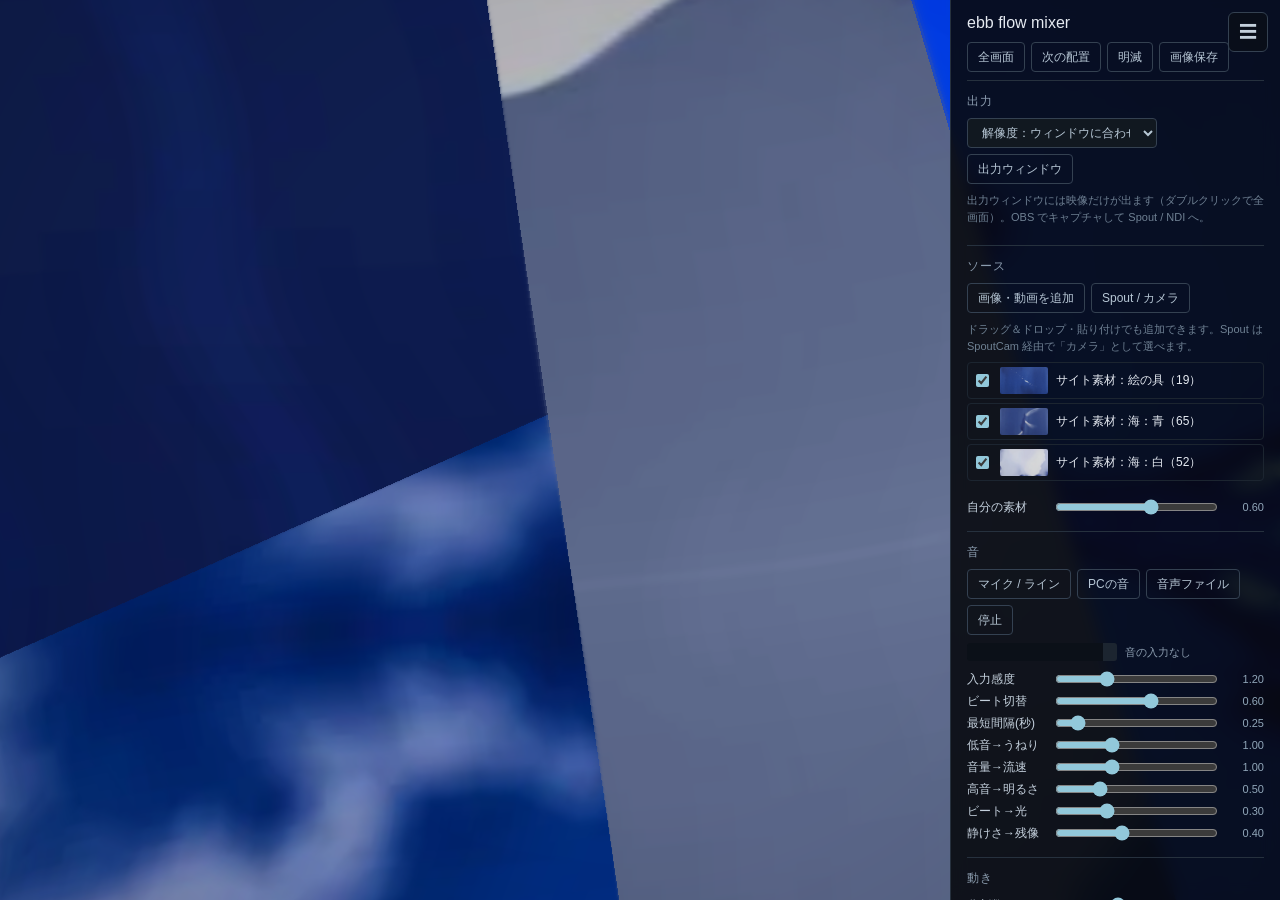
<file: ebb-flow-mixer/index.html>
<!doctype html>
<html lang="ja">
<head>
<meta charset="UTF-8">
<meta name="viewport" content="width=device-width,initial-scale=1">
<title>ebb flow mixer</title>
<link rel="stylesheet" href="style.css">
</head>
<body>
<canvas id="view"></canvas>

<button id="toggleUi" class="fab" title="パネル表示切替 (H)">☰</button>

<aside id="panel">
  <header>
    <h1>ebb flow mixer</h1>
    <div class="row">
      <button id="btnFull" title="F">全画面</button>
      <button id="btnNext" title="N">次の配置</button>
      <button id="btnBurst" title="Space長押し">明滅</button>
      <button id="btnShot">画像保存</button>
    </div>
    <div id="controlBar" class="row" hidden>
      <button id="btnPreview" class="on">プレビュー</button>
      <button id="btnSlim">右端に縦長</button>
      <button id="btnCloseOut">出力を閉じる</button>
    </div>
  </header>

  <section>
    <h2>出力</h2>
    <div class="row">
      <select id="outRes">
        <option value="window">解像度：ウィンドウに合わせる</option>
        <option value="1280x720">1280 × 720</option>
        <option value="1920x1080">1920 × 1080</option>
        <option value="2560x1440">2560 × 1440</option>
        <option value="3840x2160">3840 × 2160</option>
        <option value="1080x1920">1080 × 1920（縦）</option>
        <option value="1080x1080">1080 × 1080（正方形）</option>
      </select>
      <button id="btnOut">出力ウィンドウ</button>
    </div>
    <p class="hint">出力ウィンドウには映像だけが出ます（ダブルクリックで全画面）。OBS でキャプチャして Spout / NDI へ。</p>
  </section>

  <section>
    <h2>ソース</h2>
    <div class="row">
      <label class="btn">画像・動画を追加<input id="fileInput" type="file" accept="image/*,video/*" multiple hidden></label>
      <button id="btnCam">Spout / カメラ</button>
    </div>
    <div id="camPick" class="row" hidden>
      <select id="camSelect"></select>
      <button id="btnCamAdd">追加</button>
    </div>
    <p class="hint">ドラッグ＆ドロップ・貼り付けでも追加できます。Spout は SpoutCam 経由で「カメラ」として選べます。</p>
    <div id="builtinList" class="list"></div>
    <div id="userList" class="list"></div>
    <div id="sliders-source"></div>
  </section>

  <section>
    <h2>音</h2>
    <div class="row">
      <button id="btnMic">マイク / ライン</button>
      <button id="btnSys">PCの音</button>
      <label class="btn">音声ファイル<input id="audioInput" type="file" accept="audio/*,video/*" hidden></label>
      <button id="btnAudioStop">停止</button>
    </div>
    <div id="micPick" class="row" hidden>
      <select id="micSelect"></select>
      <button id="btnMicAdd">使う</button>
    </div>
    <audio id="player" controls loop hidden></audio>
    <div class="meter"><canvas id="meter" width="300" height="36"></canvas><span id="audioName">音の入力なし</span></div>
    <div id="sliders-audio"></div>
  </section>

  <section>
    <h2>動き</h2>
    <div id="sliders-motion"></div>
  </section>

  <section>
    <h2>色</h2>
    <div id="presets" class="presets"></div>
    <div id="sliders-color"></div>
    <div class="colors">
      <label>影<input type="color" id="mapA"></label>
      <label>中間<input type="color" id="mapB"></label>
      <label>光<input type="color" id="mapC"></label>
      <label>色かぶり<input type="color" id="tint"></label>
    </div>
  </section>

  <section>
    <button id="btnReset" class="wide">すべて初期値に戻す</button>
    <p class="hint">マイク／ライン：オーディオIF・VB-CABLE・ステレオミキサー等。PCの音：共有画面を選び「システム音声を共有」をオン。スライダーを 0 にするとその反応はオフ。</p>
    <p class="hint">キー：H パネル / F 全画面 / N 次の配置 / Space 押してる間 明滅</p>
  </section>
</aside>

<script src="builtin/data.js"></script>
<script src="builtin/manifest.js"></script>
<script src="app.js"></script>
</body>
</html>
</file>
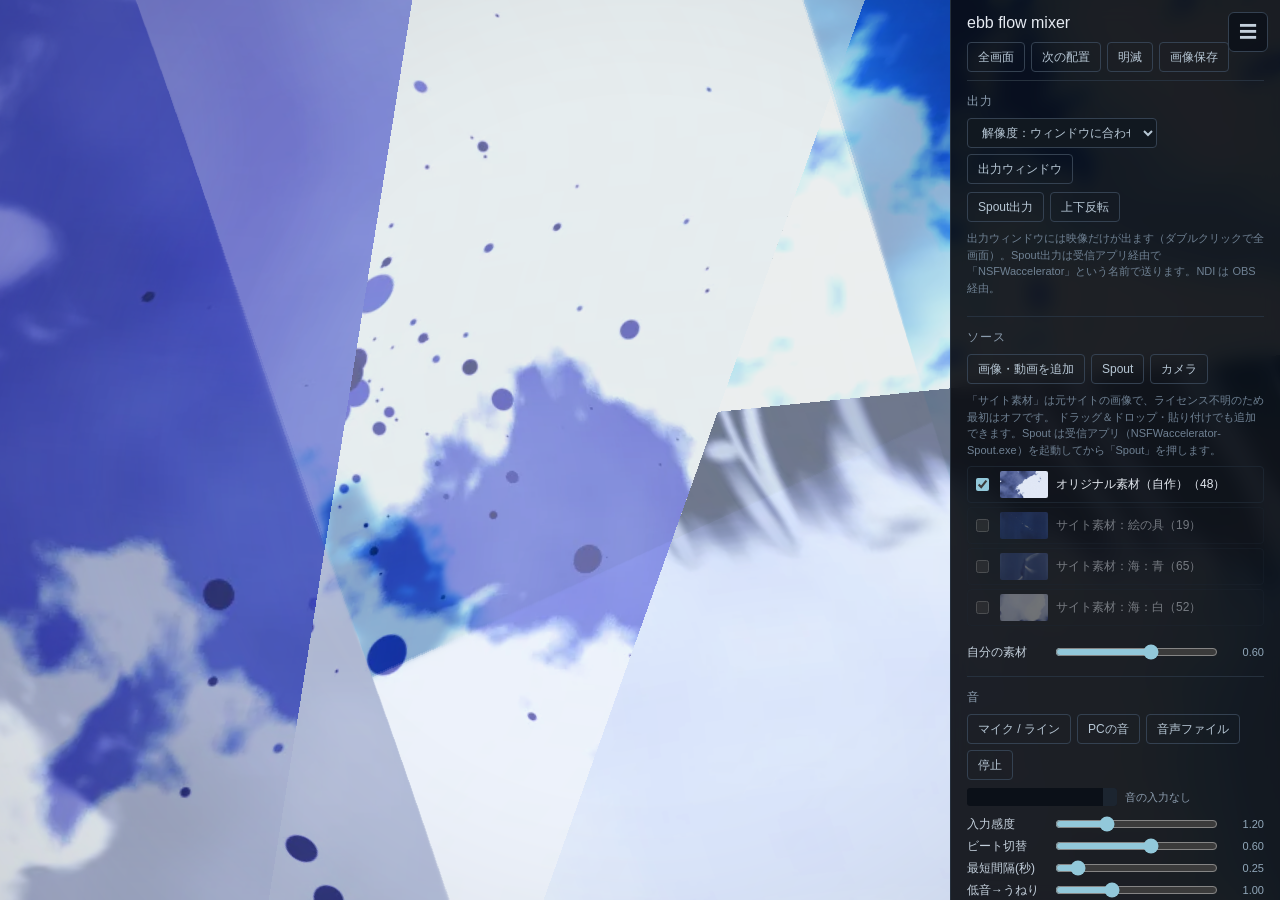
<file: NSFWaccelerator/index.html>
<!doctype html>
<html lang="ja">
<head>
<meta charset="UTF-8">
<meta name="viewport" content="width=device-width,initial-scale=1">
<title>ebb flow mixer</title>
<link rel="stylesheet" href="style.css">
</head>
<body>
<canvas id="view"></canvas>

<button id="toggleUi" class="fab" title="パネル表示切替 (H)">☰</button>

<aside id="panel">
  <header>
    <h1>ebb flow mixer</h1>
    <div class="row">
      <button id="btnFull" title="F">全画面</button>
      <button id="btnNext" title="N">次の配置</button>
      <button id="btnBurst" title="Space長押し">明滅</button>
      <button id="btnShot">画像保存</button>
    </div>
    <div id="controlBar" class="row" hidden>
      <button id="btnPreview" class="on">プレビュー</button>
      <button id="btnDock">細い別窓に</button>
      <button id="btnCloseOut">出力を閉じる</button>
    </div>
  </header>

  <section>
    <h2>出力</h2>
    <div class="row">
      <select id="outRes">
        <option value="window">解像度：ウィンドウに合わせる</option>
        <option value="1280x720">1280 × 720</option>
        <option value="1920x1080">1920 × 1080</option>
        <option value="2560x1440">2560 × 1440</option>
        <option value="3840x2160">3840 × 2160</option>
        <option value="1080x1920">1080 × 1920（縦）</option>
        <option value="1080x1080">1080 × 1080（正方形）</option>
      </select>
      <button id="btnOut">出力ウィンドウ</button>
    </div>
    <div class="row">
      <button id="btnSpoutOut">Spout出力</button>
      <button id="btnSpoutFlip">上下反転</button>
    </div>
    <p class="hint">出力ウィンドウには映像だけが出ます（ダブルクリックで全画面）。Spout出力は受信アプリ経由で「NSFWaccelerator」という名前で送ります。NDI は OBS 経由。</p>
  </section>

  <section>
    <h2>ソース</h2>
    <div class="row">
      <label class="btn">画像・動画を追加<input id="fileInput" type="file" accept="image/*,video/*" multiple hidden></label>
      <button id="btnSpout">Spout</button>
      <button id="btnCam">カメラ</button>
    </div>
    <div id="spoutPick" hidden>
      <div class="row">
        <select id="spoutSelect"></select>
        <button id="btnSpoutAdd">追加</button>
      </div>
      <div class="row">
        <select id="spoutMax">
          <option value="960">受信画質：軽い</option>
          <option value="1280">受信画質：標準</option>
          <option value="1920">受信画質：高い</option>
          <option value="4096">受信画質：最高</option>
        </select>
      </div>
    </div>
    <p class="hint" id="spoutStatus" hidden></p>
    <div id="camPick" class="row" hidden>
      <select id="camSelect"></select>
      <button id="btnCamAdd">追加</button>
    </div>
    <p class="hint">「サイト素材」は元サイトの画像で、ライセンス不明のため最初はオフです。
    ドラッグ＆ドロップ・貼り付けでも追加できます。Spout は受信アプリ（NSFWaccelerator-Spout.exe）を起動してから「Spout」を押します。</p>
    <div id="builtinList" class="list"></div>
    <div id="userList" class="list"></div>
    <div id="sliders-source"></div>
  </section>

  <section>
    <h2>音</h2>
    <div class="row">
      <button id="btnMic">マイク / ライン</button>
      <button id="btnSys">PCの音</button>
      <label class="btn">音声ファイル<input id="audioInput" type="file" accept="audio/*,video/*" hidden></label>
      <button id="btnAudioStop">停止</button>
    </div>
    <div id="micPick" class="row" hidden>
      <select id="micSelect"></select>
      <button id="btnMicAdd">使う</button>
    </div>
    <audio id="player" controls loop hidden></audio>
    <div class="meter"><canvas id="meter" width="300" height="36"></canvas><span id="audioName">音の入力なし</span></div>
    <div id="sliders-audio"></div>
  </section>

  <section>
    <h2>動き</h2>
    <div id="sliders-motion"></div>
  </section>

  <section>
    <h2>色</h2>
    <div id="presets" class="presets"></div>
    <div id="sliders-color"></div>
    <div class="colors">
      <label>影<input type="color" id="mapA"></label>
      <label>中間<input type="color" id="mapB"></label>
      <label>光<input type="color" id="mapC"></label>
      <label>色かぶり<input type="color" id="tint"></label>
    </div>
  </section>

  <section>
    <button id="btnReset" class="wide">すべて初期値に戻す</button>
    <p class="hint">マイク／ライン：オーディオIF・VB-CABLE・ステレオミキサー等。PCの音：共有画面を選び「システム音声を共有」をオン。スライダーを 0 にするとその反応はオフ。</p>
    <p class="hint">キー：H パネル / F 全画面 / N 次の配置 / Space 押してる間 明滅</p>
  </section>
</aside>

<script src="builtin/data.js"></script>
<script src="builtin/manifest.js"></script>
<script src="app.js"></script>
</body>
</html>
</file>
<file: ebb-flow-mixer/style.css>
:root {
  font-family: Arial, "Noto Sans JP", sans-serif;
  color: #e5eaf1;
  background: #080b10;
  color-scheme: dark;
}
* { box-sizing: border-box; }
html, body { margin: 0; height: 100%; overflow: hidden; background: #000; }
canvas#view { position: fixed; inset: 0; width: 100vw; height: 100vh; display: block; object-fit: contain; background: #000; }

body.dragging::after {
  content: "ここにドロップして追加";
  position: fixed; inset: 16px; border: 2px dashed #92c8da; border-radius: 12px;
  display: grid; place-items: center; font-size: 20px; background: #05080dcc; z-index: 50;
}

.fab {
  position: fixed; top: 12px; right: 12px; z-index: 20;
  width: 40px; height: 40px; border-radius: 6px;
  background: #0b1018cc; color: #c4d0dc; border: 1px solid #344151; cursor: pointer; font-size: 18px;
}
body.ui-hidden .fab { opacity: 0; }
body.ui-hidden .fab:hover { opacity: 1; }
body.ui-hidden { cursor: none; }

#panel {
  position: fixed; top: 0; right: 0; bottom: 0; width: 330px; z-index: 10;
  background: #080b10e6; backdrop-filter: blur(8px);
  border-left: 1px solid #26313e; overflow-y: auto; padding: 14px 16px 24px;
  font-size: 12px;
}
body.ui-hidden #panel { display: none; }
#panel h1 { font-size: 16px; font-weight: 400; margin: 0 48px 10px 0; }
#panel h2 { font-size: 12px; font-weight: 400; color: #8b9cae; margin: 0 0 8px; letter-spacing: .08em; }
#panel section { border-top: 1px solid #26313e; padding: 12px 0; }

button, .btn, select {
  font: inherit; font-size: 12px; color: #b7c7d5; background: transparent;
  border: 1px solid #344151; border-radius: 4px; min-height: 30px; padding: 5px 10px; cursor: pointer;
}
button:hover, .btn:hover { color: #fff; border-color: #92c8da; }
button.on { background: #92c8da22; border-color: #92c8da; color: #fff; }
select { background: #111820; max-width: 190px; }
.btn { display: inline-flex; align-items: center; }
.wide { width: 100%; }
.row { display: flex; gap: 6px; flex-wrap: wrap; margin-bottom: 8px; align-items: center; }
.hint { color: #6f8193; font-size: 11px; line-height: 1.5; margin: 4px 0 8px; }

.list { display: flex; flex-direction: column; gap: 4px; margin-bottom: 8px; }
.item { display: flex; align-items: center; gap: 8px; padding: 4px; border: 1px solid #1c2530; border-radius: 4px; }
.item.off { opacity: .45; }
.item img, .item video, .item .thumb {
  width: 48px; height: 27px; object-fit: cover; border-radius: 2px; background: #111820; flex: none;
}
.item .name { flex: 1; min-width: 0; overflow: hidden; text-overflow: ellipsis; white-space: nowrap; }
.item button { min-height: 22px; padding: 1px 6px; }
.item input { accent-color: #92c8da; }

.slider { display: grid; grid-template-columns: 78px 1fr 40px; align-items: center; gap: 8px; margin: 2px 0; }
.slider span { color: #c4d0dc; }
.slider input { width: 100%; accent-color: #92c8da; cursor: pointer; }
.slider output { color: #91a7b9; font-size: 11px; text-align: right; font-variant-numeric: tabular-nums; }

.presets { display: flex; flex-wrap: wrap; gap: 4px; margin-bottom: 10px; }
.presets button { padding: 3px 8px; min-height: 26px; }

.colors { display: grid; grid-template-columns: repeat(4, 1fr); gap: 6px; margin-top: 8px; }
.colors label { display: flex; flex-direction: column; gap: 3px; color: #8b9cae; font-size: 11px; }
.colors input { width: 100%; height: 28px; border: 1px solid #344151; background: none; padding: 0; cursor: pointer; }
[hidden] { display: none !important; }
audio { width: 100%; height: 32px; margin-bottom: 8px; }
.meter { display: flex; align-items: center; gap: 8px; margin-bottom: 8px; }
.meter canvas { width: 150px; height: 18px; background: #0b1018; border-radius: 3px; flex: none; }
.meter span { color: #8b9cae; font-size: 11px; overflow: hidden; text-overflow: ellipsis; white-space: nowrap; }

/* 操作専用モード（出力ウィンドウ使用中） */
html.control { height: auto; overflow-x: hidden; overflow-y: auto; background: #080b10; }
html.control body { height: auto; overflow: visible; background: #080b10; }
html.control canvas#view { position: sticky; top: 0; z-index: 5; width: 100%; height: auto; border-bottom: 1px solid #26313e; }
html.control.no-preview canvas#view { display: none; }
html.control #panel { position: static; width: 100%; border-left: 0; overflow: visible; backdrop-filter: none; background: #080b10; }
html.control #panel h1 { margin-right: 0; }
html.control .fab { display: none; }
html.control .slider { grid-template-columns: minmax(60px, 30%) 1fr 36px; }
html.control .colors { grid-template-columns: repeat(auto-fill, minmax(64px, 1fr)); }
html.control select { max-width: 100%; }
</file>
<file: NSFWaccelerator/style.css>
:root {
  font-family: Arial, "Noto Sans JP", sans-serif;
  color: #e5eaf1;
  background: #080b10;
  color-scheme: dark;
}
* { box-sizing: border-box; }
html, body { margin: 0; height: 100%; overflow: hidden; background: #000; }
canvas#view { position: fixed; inset: 0; width: 100vw; height: 100vh; display: block; object-fit: contain; background: #000; }

body.dragging::after {
  content: "ここにドロップして追加";
  position: fixed; inset: 16px; border: 2px dashed #92c8da; border-radius: 12px;
  display: grid; place-items: center; font-size: 20px; background: #05080dcc; z-index: 50;
}

.fab {
  position: fixed; top: 12px; right: 12px; z-index: 20;
  width: 40px; height: 40px; border-radius: 6px;
  background: #0b1018cc; color: #c4d0dc; border: 1px solid #344151; cursor: pointer; font-size: 18px;
}
body.ui-hidden .fab { opacity: 0; }
body.ui-hidden .fab:hover { opacity: 1; }
body.ui-hidden { cursor: none; }

#panel {
  position: fixed; top: 0; right: 0; bottom: 0; width: 330px; z-index: 10;
  background: #080b10e6; backdrop-filter: blur(8px);
  border-left: 1px solid #26313e; overflow-y: auto; padding: 14px 16px 24px;
  font-size: 12px;
}
body.ui-hidden #panel { display: none; }
#panel h1 { font-size: 16px; font-weight: 400; margin: 0 48px 10px 0; }
#panel h2 { font-size: 12px; font-weight: 400; color: #8b9cae; margin: 0 0 8px; letter-spacing: .08em; }
#panel section { border-top: 1px solid #26313e; padding: 12px 0; }

button, .btn, select {
  font: inherit; font-size: 12px; color: #b7c7d5; background: transparent;
  border: 1px solid #344151; border-radius: 4px; min-height: 30px; padding: 5px 10px; cursor: pointer;
}
button:hover, .btn:hover { color: #fff; border-color: #92c8da; }
button.on { background: #92c8da22; border-color: #92c8da; color: #fff; }
select { background: #111820; max-width: 190px; }
.btn { display: inline-flex; align-items: center; }
.wide { width: 100%; }
.row { display: flex; gap: 6px; flex-wrap: wrap; margin-bottom: 8px; align-items: center; }
.hint { color: #6f8193; font-size: 11px; line-height: 1.5; margin: 4px 0 8px; }

.list { display: flex; flex-direction: column; gap: 4px; margin-bottom: 8px; }
.item { display: flex; align-items: center; gap: 8px; padding: 4px; border: 1px solid #1c2530; border-radius: 4px; }
.item.off { opacity: .45; }
.item img, .item video, .item .thumb {
  width: 48px; height: 27px; object-fit: cover; border-radius: 2px; background: #111820; flex: none;
}
.item .name { flex: 1; min-width: 0; overflow: hidden; text-overflow: ellipsis; white-space: nowrap; }
.item button { min-height: 22px; padding: 1px 6px; }
.item input { accent-color: #92c8da; }

.slider { display: grid; grid-template-columns: 78px 1fr 40px; align-items: center; gap: 8px; margin: 2px 0; }
.slider span { color: #c4d0dc; }
.slider input { width: 100%; accent-color: #92c8da; cursor: pointer; }
.slider output { color: #91a7b9; font-size: 11px; text-align: right; font-variant-numeric: tabular-nums; }

.presets { display: flex; flex-wrap: wrap; gap: 4px; margin-bottom: 10px; }
.presets button { padding: 3px 8px; min-height: 26px; }

.colors { display: grid; grid-template-columns: repeat(4, 1fr); gap: 6px; margin-top: 8px; }
.colors label { display: flex; flex-direction: column; gap: 3px; color: #8b9cae; font-size: 11px; }
.colors input { width: 100%; height: 28px; border: 1px solid #344151; background: none; padding: 0; cursor: pointer; }
[hidden] { display: none !important; }
audio { width: 100%; height: 32px; margin-bottom: 8px; }
.meter { display: flex; align-items: center; gap: 8px; margin-bottom: 8px; }
.meter canvas { width: 150px; height: 18px; background: #0b1018; border-radius: 3px; flex: none; }
.meter span { color: #8b9cae; font-size: 11px; overflow: hidden; text-overflow: ellipsis; white-space: nowrap; }

/* 操作専用モード（出力ウィンドウ使用中） */
html.control { height: auto; overflow-x: hidden; overflow-y: auto; background: #080b10; }
html.control body { height: auto; overflow: visible; background: #080b10; }
html.control canvas#view { position: sticky; top: 0; z-index: 5; width: 100%; height: auto; max-height: 30vh; object-fit: contain; background: #000; border-bottom: 1px solid #26313e; }
html.control #panel { max-width: 720px; margin: 0 auto; }
html.control.no-preview canvas#view { display: none; }
html.control #panel { position: static; width: 100%; border-left: 0; overflow: visible; backdrop-filter: none; background: #080b10; }
html.control #panel h1 { margin-right: 0; }
html.control .fab { display: none; }
html.control .slider { grid-template-columns: minmax(60px, 30%) 1fr 36px; }
html.control .colors { grid-template-columns: repeat(auto-fill, minmax(64px, 1fr)); }
html.control select { max-width: 100%; }

/* 操作パネルを別窓に出したとき */
html.ctlwin body { margin: 0; }
html.ctlwin #panel { max-width: none; padding: 10px 12px 24px; }
html.ctlwin .slider { grid-template-columns: 74px 1fr 34px; gap: 6px; }
html.undocked .fab { display: none; }
</file>
